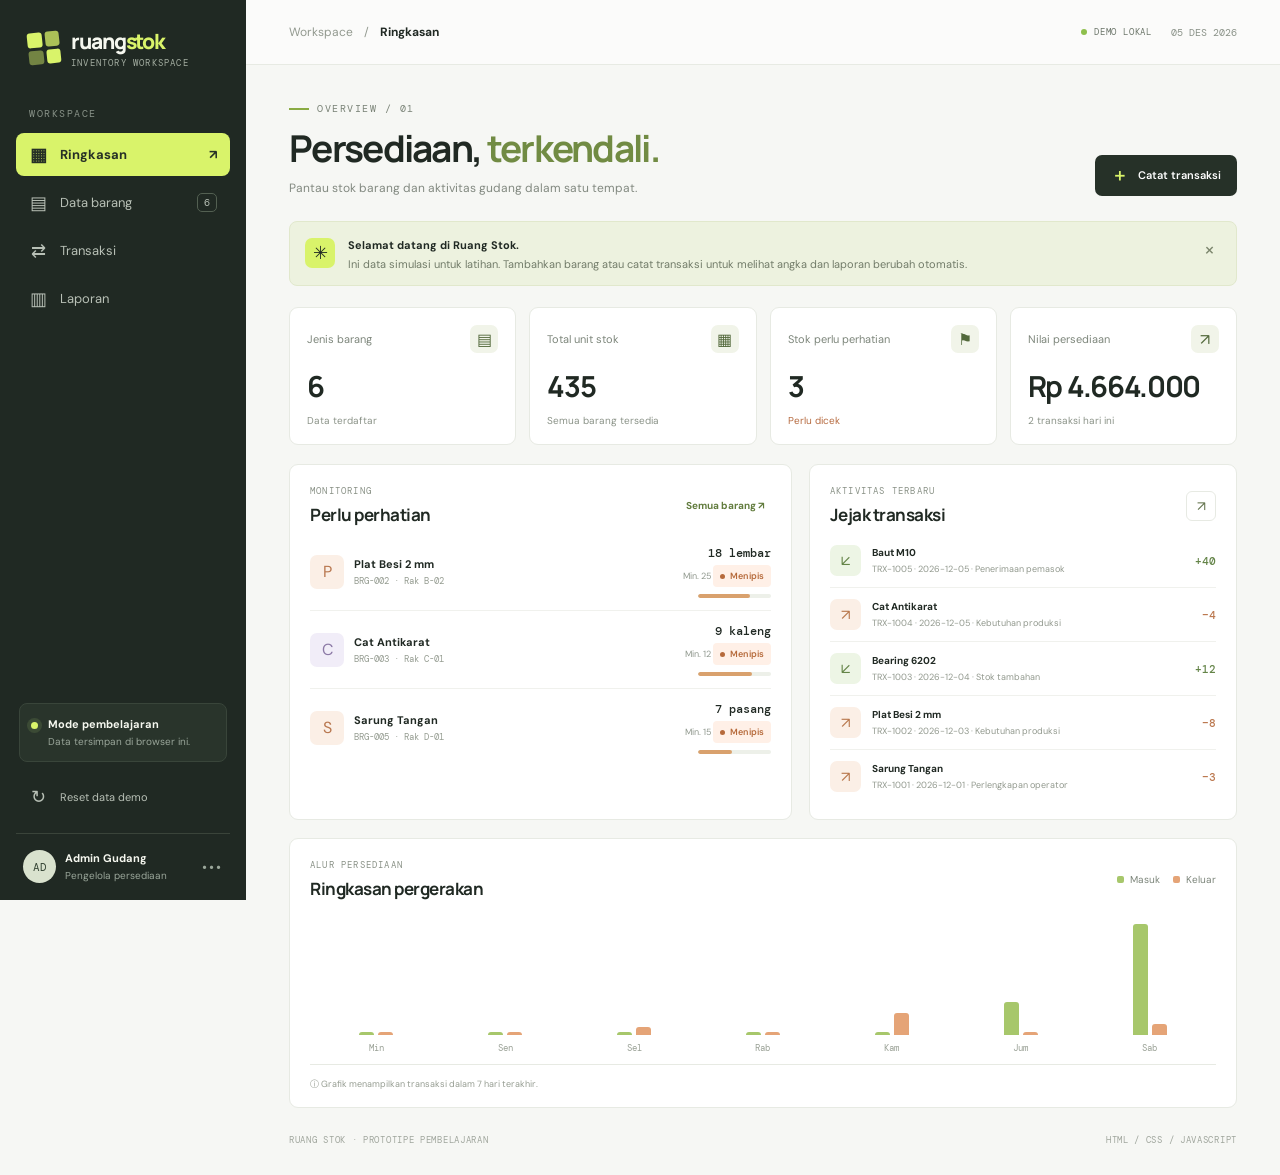
<file: index.html>
<!doctype html>
<html lang="id">
  <head>
    <meta charset="utf-8">
    <meta name="viewport" content="width=device-width, initial-scale=1">
    <meta name="theme-color" content="#f6f7f4">
    <meta name="description" content="Sistem informasi persediaan sederhana untuk pembelajaran HTML, CSS, dan JavaScript tanpa database.">
    <title>Ringkasan — Ruang Stok</title>
    <link rel="preconnect" href="https://fonts.googleapis.com">
    <link rel="preconnect" href="https://fonts.gstatic.com" crossorigin>
    <link href="https://fonts.googleapis.com/css2?family=DM+Mono:wght@400;500&family=DM+Sans:wght@400;500;600;700&family=Manrope:wght@400;500;600;700;800&display=swap" rel="stylesheet">
    <link rel="stylesheet" href="style.css">
  </head>
  <body>
    <div class="app-shell">
      <aside class="sidebar" id="sidebar">
        <a class="brand" href="index.html" data-page="dashboard" aria-label="Ruang Stok beranda">
          <span class="brand-mark">
            <span>
            </span>
            <span>
            </span>
            <span>
            </span>
            <span>
            </span>
          </span>
          <span class="brand-copy">
            <strong>ruang<span>stok</span>
            </strong>
            <small>INVENTORY WORKSPACE</small>
          </span>
        </a>
        <div class="workspace-label">WORKSPACE</div>
        <nav class="nav-list" aria-label="Navigasi utama">
          <a class="nav-item active" href="index.html" data-page="dashboard">
            <span class="nav-icon">▦</span>Ringkasan <span class="nav-arrow">↗</span>
          </a>
          <a class="nav-item" href="barang.html" data-page="products">
            <span class="nav-icon">▤</span>Data barang <span class="nav-count" id="navProductCount">0</span>
          </a>
          <a class="nav-item" href="transaksi.html" data-page="transactions">
            <span class="nav-icon">⇄</span>Transaksi</a>
          <a class="nav-item" href="laporan.html" data-page="reports">
            <span class="nav-icon">▥</span>Laporan</a>
        </nav>
        <div class="sidebar-bottom">
          <div class="demo-note">
            <span class="demo-dot">
            </span>
            <div>
              <strong>Mode pembelajaran</strong>
              <small>Data tersimpan di browser ini.</small>
            </div>
          </div>
          <button class="nav-item" data-action="reset">
            <span class="nav-icon">↻</span>Reset data demo</button>
          <div class="profile">
            <div class="avatar">AD</div>
            <div class="profile-copy">
              <strong>Admin Gudang</strong>
              <small>Pengelola persediaan</small>
            </div>
            <span class="profile-menu">•••</span>
          </div>
        </div>
      </aside>
      <main class="main-area">
        <header class="topbar">
          <button class="mobile-menu" id="mobileMenu" aria-label="Buka menu">☰</button>
          <div class="breadcrumbs">
            <span>Workspace</span>
            <span class="crumb-slash">/</span>
            <strong id="breadcrumbTitle">Ringkasan</strong>
          </div>
          <div class="topbar-right">
            <span class="live-status">
              <span>
              </span> DEMO LOKAL</span>
              <span class="top-date" id="todayDate">
              </span>
            </div>
          </header>
          <section class="page-content" id="pageContent"></section>
      </main>
              </div>
              <div class="toast-region" id="toastRegion" aria-live="polite">
              </div>
              <div class="modal-backdrop" id="modalBackdrop" hidden>
                <section class="modal" role="dialog" aria-modal="true" aria-labelledby="modalTitle">
                  <div class="modal-header">
                    <div>
                      <div class="section-kicker" id="modalKicker">FORM</div>
                      <h2 id="modalTitle">Tambah barang</h2>
                    </div>
                    <button class="modal-close" id="closeModal" aria-label="Tutup">×</button>
                  </div>
                  <form id="modalForm">
                    <div id="modalFields" class="modal-fields">
                    </div>
                    <div class="form-error" id="formError" role="alert">
                    </div>
                    <div class="modal-actions">
                      <button type="button" class="button button-light" id="cancelModal">Batal</button>
                      <button type="submit" class="button button-dark" id="submitModal">Simpan data ↗</button>
                    </div>
                  </form>
                </section>
              </div>
              <script src="script.js">
              </script>
            </body>
          </html>
</file>
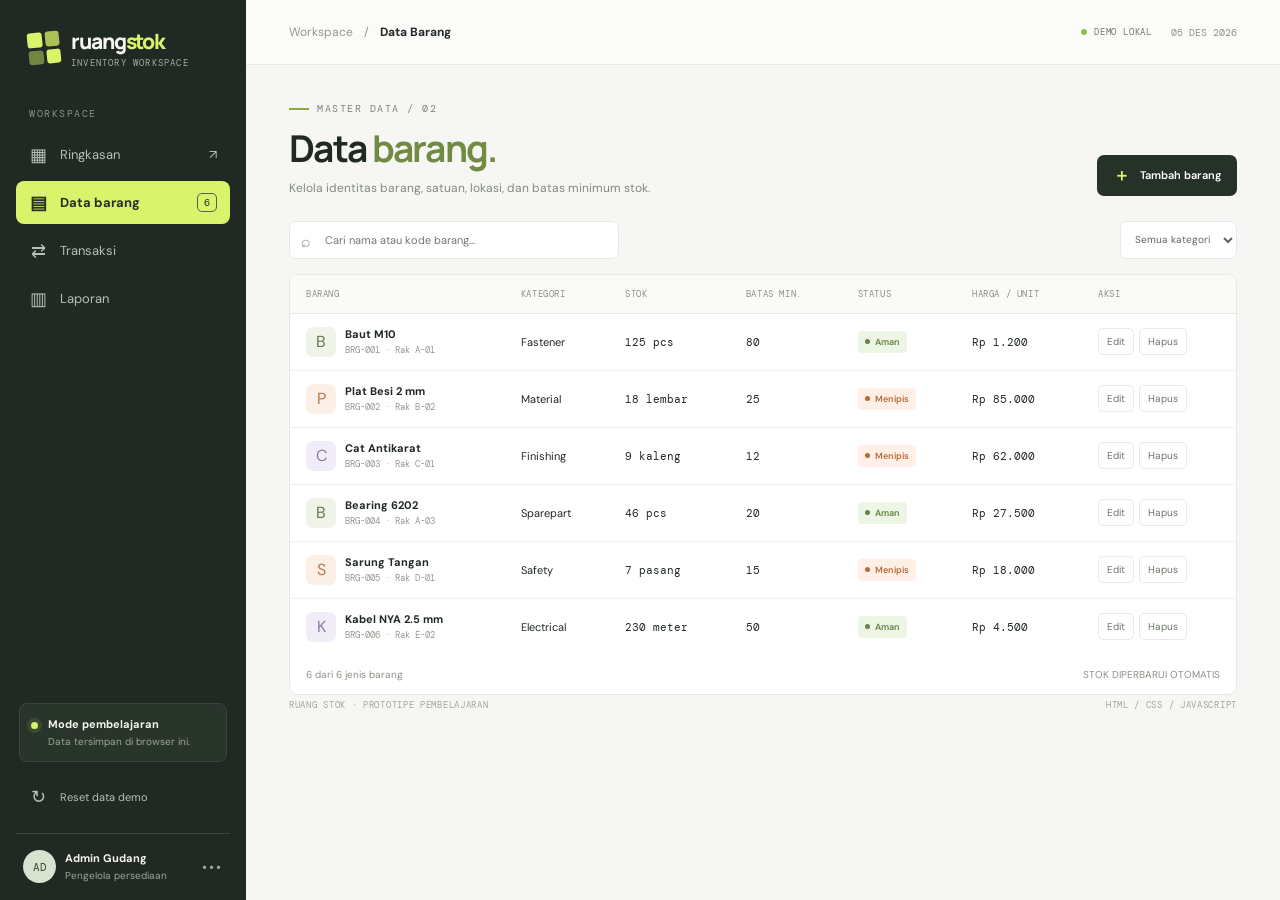
<file: barang.html>
<!doctype html>
<html lang="id">
  <head>
    <meta charset="utf-8">
    <meta name="viewport" content="width=device-width, initial-scale=1">
    <meta name="theme-color" content="#f6f7f4">
    <meta name="description" content="Sistem informasi persediaan sederhana untuk pembelajaran HTML, CSS, dan JavaScript tanpa database.">
    <title>Data Barang — Ruang Stok</title>
    <link rel="preconnect" href="https://fonts.googleapis.com">
    <link rel="preconnect" href="https://fonts.gstatic.com" crossorigin>
    <link href="https://fonts.googleapis.com/css2?family=DM+Mono:wght@400;500&family=DM+Sans:wght@400;500;600;700&family=Manrope:wght@400;500;600;700;800&display=swap" rel="stylesheet">
    <link rel="stylesheet" href="style.css">
  </head>
  <body>
    <div class="app-shell">
      <aside class="sidebar" id="sidebar">
        <a class="brand" href="index.html" data-page="dashboard" aria-label="Ruang Stok beranda">
          <span class="brand-mark">
            <span>
            </span>
            <span>
            </span>
            <span>
            </span>
            <span>
            </span>
          </span>
          <span class="brand-copy">
            <strong>ruang<span>stok</span>
            </strong>
            <small>INVENTORY WORKSPACE</small>
          </span>
        </a>
        <div class="workspace-label">WORKSPACE</div>
        <nav class="nav-list" aria-label="Navigasi utama">
          <a class="nav-item" href="index.html" data-page="dashboard">
            <span class="nav-icon">▦</span>Ringkasan <span class="nav-arrow">↗</span>
          </a>
          <a class="nav-item active" href="barang.html" data-page="products">
            <span class="nav-icon">▤</span>Data barang <span class="nav-count" id="navProductCount">0</span>
          </a>
          <a class="nav-item" href="transaksi.html" data-page="transactions">
            <span class="nav-icon">⇄</span>Transaksi</a>
          <a class="nav-item" href="laporan.html" data-page="reports">
            <span class="nav-icon">▥</span>Laporan</a>
        </nav>
        <div class="sidebar-bottom">
          <div class="demo-note">
            <span class="demo-dot">
            </span>
            <div>
              <strong>Mode pembelajaran</strong>
              <small>Data tersimpan di browser ini.</small>
            </div>
          </div>
          <button class="nav-item" data-action="reset">
            <span class="nav-icon">↻</span>Reset data demo</button>
          <div class="profile">
            <div class="avatar">AD</div>
            <div class="profile-copy">
              <strong>Admin Gudang</strong>
              <small>Pengelola persediaan</small>
            </div>
            <span class="profile-menu">•••</span>
          </div>
        </div>
      </aside>
      <main class="main-area">
        <header class="topbar">
          <button class="mobile-menu" id="mobileMenu" aria-label="Buka menu">☰</button>
          <div class="breadcrumbs">
            <span>Workspace</span>
            <span class="crumb-slash">/</span>
            <strong id="breadcrumbTitle">Data Barang</strong>
          </div>
          <div class="topbar-right">
            <span class="live-status">
              <span>
              </span> DEMO LOKAL</span>
              <span class="top-date" id="todayDate">
              </span>
            </div>
          </header>
          <section class="page-content" id="pageContent"></section>
      </main>
              </div>
              <div class="toast-region" id="toastRegion" aria-live="polite">
              </div>
              <div class="modal-backdrop" id="modalBackdrop" hidden>
                <section class="modal" role="dialog" aria-modal="true" aria-labelledby="modalTitle">
                  <div class="modal-header">
                    <div>
                      <div class="section-kicker" id="modalKicker">FORM</div>
                      <h2 id="modalTitle">Tambah barang</h2>
                    </div>
                    <button class="modal-close" id="closeModal" aria-label="Tutup">×</button>
                  </div>
                  <form id="modalForm">
                    <div id="modalFields" class="modal-fields">
                    </div>
                    <div class="form-error" id="formError" role="alert">
                    </div>
                    <div class="modal-actions">
                      <button type="button" class="button button-light" id="cancelModal">Batal</button>
                      <button type="submit" class="button button-dark" id="submitModal">Simpan data ↗</button>
                    </div>
                  </form>
                </section>
              </div>
              <script src="script.js">
              </script>
            </body>
          </html>
</file>
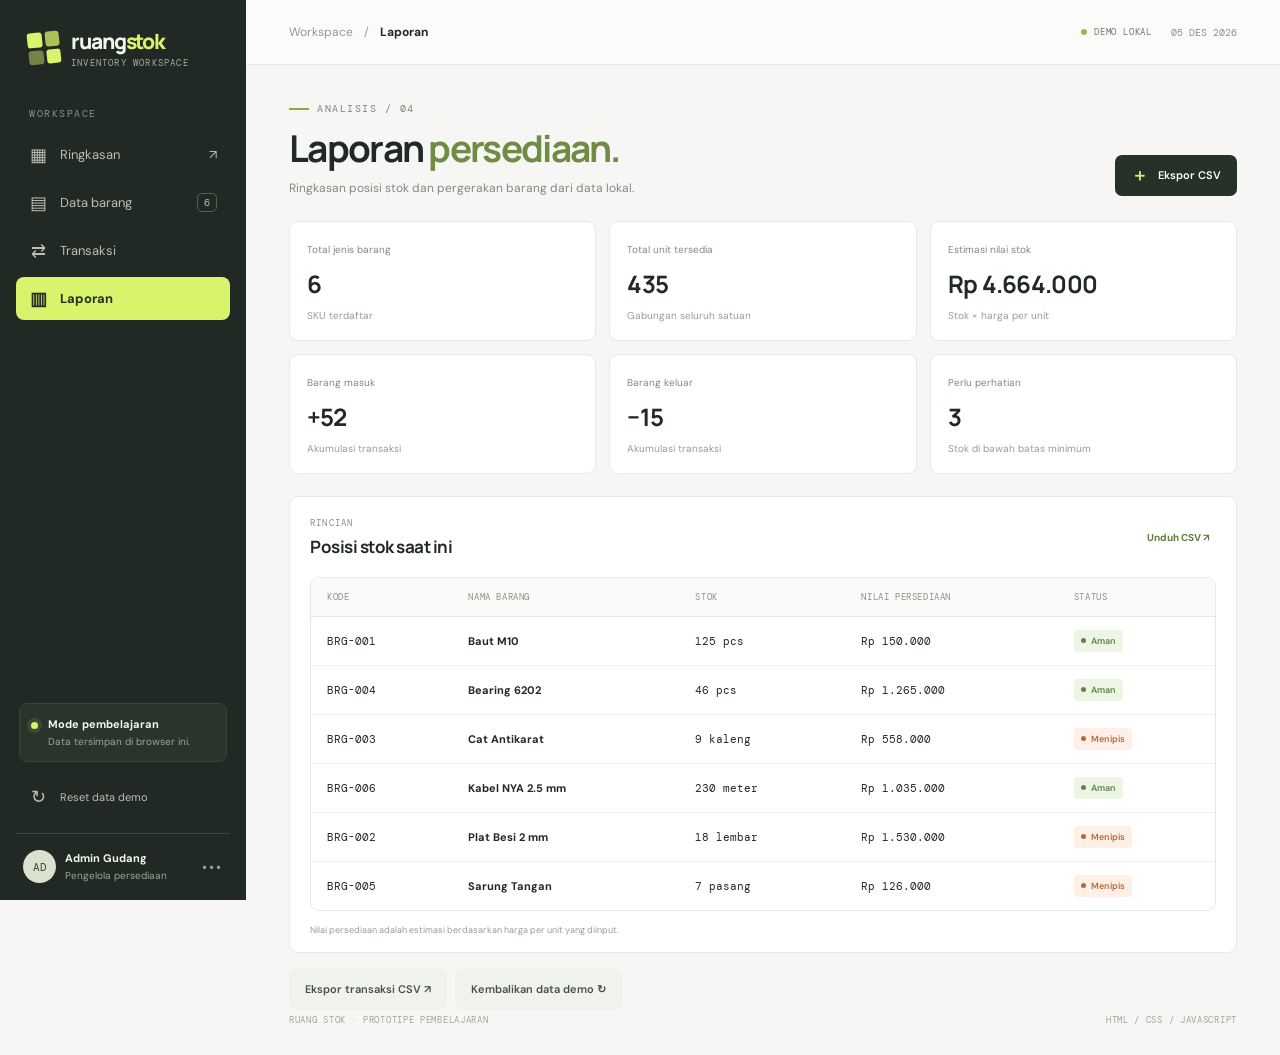
<file: laporan.html>
<!doctype html>
<html lang="id">
  <head>
    <meta charset="utf-8">
    <meta name="viewport" content="width=device-width, initial-scale=1">
    <meta name="theme-color" content="#f6f7f4">
    <meta name="description" content="Sistem informasi persediaan sederhana untuk pembelajaran HTML, CSS, dan JavaScript tanpa database.">
    <title>Laporan — Ruang Stok</title>
    <link rel="preconnect" href="https://fonts.googleapis.com">
    <link rel="preconnect" href="https://fonts.gstatic.com" crossorigin>
    <link href="https://fonts.googleapis.com/css2?family=DM+Mono:wght@400;500&family=DM+Sans:wght@400;500;600;700&family=Manrope:wght@400;500;600;700;800&display=swap" rel="stylesheet">
    <link rel="stylesheet" href="style.css">
  </head>
  <body>
    <div class="app-shell">
      <aside class="sidebar" id="sidebar">
        <a class="brand" href="index.html" data-page="dashboard" aria-label="Ruang Stok beranda">
          <span class="brand-mark">
            <span>
            </span>
            <span>
            </span>
            <span>
            </span>
            <span>
            </span>
          </span>
          <span class="brand-copy">
            <strong>ruang<span>stok</span>
            </strong>
            <small>INVENTORY WORKSPACE</small>
          </span>
        </a>
        <div class="workspace-label">WORKSPACE</div>
        <nav class="nav-list" aria-label="Navigasi utama">
          <a class="nav-item" href="index.html" data-page="dashboard">
            <span class="nav-icon">▦</span>Ringkasan <span class="nav-arrow">↗</span>
          </a>
          <a class="nav-item" href="barang.html" data-page="products">
            <span class="nav-icon">▤</span>Data barang <span class="nav-count" id="navProductCount">0</span>
          </a>
          <a class="nav-item" href="transaksi.html" data-page="transactions">
            <span class="nav-icon">⇄</span>Transaksi</a>
          <a class="nav-item active" href="laporan.html" data-page="reports">
            <span class="nav-icon">▥</span>Laporan</a>
        </nav>
        <div class="sidebar-bottom">
          <div class="demo-note">
            <span class="demo-dot">
            </span>
            <div>
              <strong>Mode pembelajaran</strong>
              <small>Data tersimpan di browser ini.</small>
            </div>
          </div>
          <button class="nav-item" data-action="reset">
            <span class="nav-icon">↻</span>Reset data demo</button>
          <div class="profile">
            <div class="avatar">AD</div>
            <div class="profile-copy">
              <strong>Admin Gudang</strong>
              <small>Pengelola persediaan</small>
            </div>
            <span class="profile-menu">•••</span>
          </div>
        </div>
      </aside>
      <main class="main-area">
        <header class="topbar">
          <button class="mobile-menu" id="mobileMenu" aria-label="Buka menu">☰</button>
          <div class="breadcrumbs">
            <span>Workspace</span>
            <span class="crumb-slash">/</span>
            <strong id="breadcrumbTitle">Laporan</strong>
          </div>
          <div class="topbar-right">
            <span class="live-status">
              <span>
              </span> DEMO LOKAL</span>
              <span class="top-date" id="todayDate">
              </span>
            </div>
          </header>
          <section class="page-content" id="pageContent"></section>
      </main>
              </div>
              <div class="toast-region" id="toastRegion" aria-live="polite">
              </div>
              <div class="modal-backdrop" id="modalBackdrop" hidden>
                <section class="modal" role="dialog" aria-modal="true" aria-labelledby="modalTitle">
                  <div class="modal-header">
                    <div>
                      <div class="section-kicker" id="modalKicker">FORM</div>
                      <h2 id="modalTitle">Tambah barang</h2>
                    </div>
                    <button class="modal-close" id="closeModal" aria-label="Tutup">×</button>
                  </div>
                  <form id="modalForm">
                    <div id="modalFields" class="modal-fields">
                    </div>
                    <div class="form-error" id="formError" role="alert">
                    </div>
                    <div class="modal-actions">
                      <button type="button" class="button button-light" id="cancelModal">Batal</button>
                      <button type="submit" class="button button-dark" id="submitModal">Simpan data ↗</button>
                    </div>
                  </form>
                </section>
              </div>
              <script src="script.js">
              </script>
            </body>
          </html>
</file>
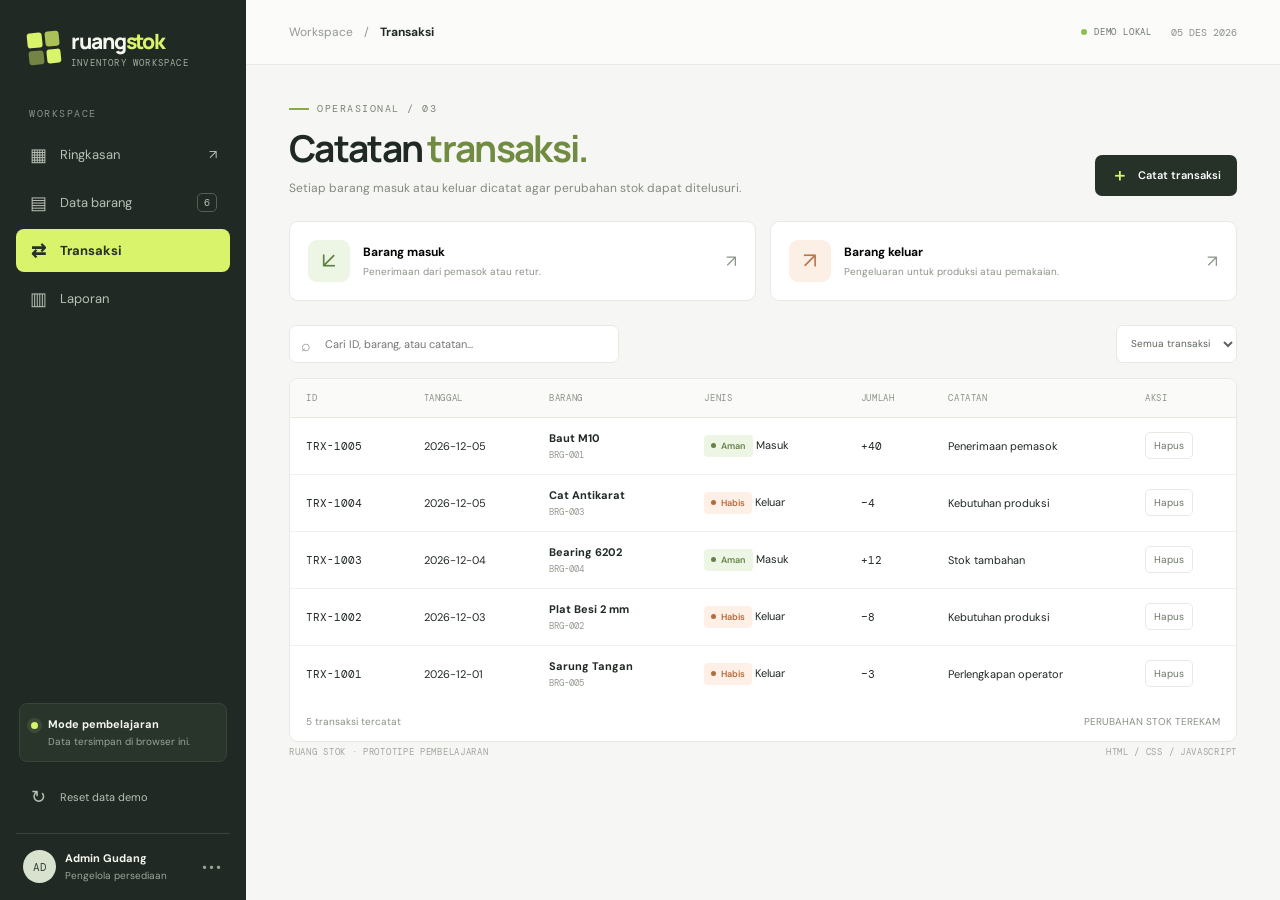
<file: transaksi.html>
<!doctype html>
<html lang="id">
  <head>
    <meta charset="utf-8">
    <meta name="viewport" content="width=device-width, initial-scale=1">
    <meta name="theme-color" content="#f6f7f4">
    <meta name="description" content="Sistem informasi persediaan sederhana untuk pembelajaran HTML, CSS, dan JavaScript tanpa database.">
    <title>Transaksi — Ruang Stok</title>
    <link rel="preconnect" href="https://fonts.googleapis.com">
    <link rel="preconnect" href="https://fonts.gstatic.com" crossorigin>
    <link href="https://fonts.googleapis.com/css2?family=DM+Mono:wght@400;500&family=DM+Sans:wght@400;500;600;700&family=Manrope:wght@400;500;600;700;800&display=swap" rel="stylesheet">
    <link rel="stylesheet" href="style.css">
  </head>
  <body>
    <div class="app-shell">
      <aside class="sidebar" id="sidebar">
        <a class="brand" href="index.html" data-page="dashboard" aria-label="Ruang Stok beranda">
          <span class="brand-mark">
            <span>
            </span>
            <span>
            </span>
            <span>
            </span>
            <span>
            </span>
          </span>
          <span class="brand-copy">
            <strong>ruang<span>stok</span>
            </strong>
            <small>INVENTORY WORKSPACE</small>
          </span>
        </a>
        <div class="workspace-label">WORKSPACE</div>
        <nav class="nav-list" aria-label="Navigasi utama">
          <a class="nav-item" href="index.html" data-page="dashboard">
            <span class="nav-icon">▦</span>Ringkasan <span class="nav-arrow">↗</span>
          </a>
          <a class="nav-item" href="barang.html" data-page="products">
            <span class="nav-icon">▤</span>Data barang <span class="nav-count" id="navProductCount">0</span>
          </a>
          <a class="nav-item active" href="transaksi.html" data-page="transactions">
            <span class="nav-icon">⇄</span>Transaksi</a>
          <a class="nav-item" href="laporan.html" data-page="reports">
            <span class="nav-icon">▥</span>Laporan</a>
        </nav>
        <div class="sidebar-bottom">
          <div class="demo-note">
            <span class="demo-dot">
            </span>
            <div>
              <strong>Mode pembelajaran</strong>
              <small>Data tersimpan di browser ini.</small>
            </div>
          </div>
          <button class="nav-item" data-action="reset">
            <span class="nav-icon">↻</span>Reset data demo</button>
          <div class="profile">
            <div class="avatar">AD</div>
            <div class="profile-copy">
              <strong>Admin Gudang</strong>
              <small>Pengelola persediaan</small>
            </div>
            <span class="profile-menu">•••</span>
          </div>
        </div>
      </aside>
      <main class="main-area">
        <header class="topbar">
          <button class="mobile-menu" id="mobileMenu" aria-label="Buka menu">☰</button>
          <div class="breadcrumbs">
            <span>Workspace</span>
            <span class="crumb-slash">/</span>
            <strong id="breadcrumbTitle">Transaksi</strong>
          </div>
          <div class="topbar-right">
            <span class="live-status">
              <span>
              </span> DEMO LOKAL</span>
              <span class="top-date" id="todayDate">
              </span>
            </div>
          </header>
          <section class="page-content" id="pageContent"></section>
      </main>
              </div>
              <div class="toast-region" id="toastRegion" aria-live="polite">
              </div>
              <div class="modal-backdrop" id="modalBackdrop" hidden>
                <section class="modal" role="dialog" aria-modal="true" aria-labelledby="modalTitle">
                  <div class="modal-header">
                    <div>
                      <div class="section-kicker" id="modalKicker">FORM</div>
                      <h2 id="modalTitle">Tambah barang</h2>
                    </div>
                    <button class="modal-close" id="closeModal" aria-label="Tutup">×</button>
                  </div>
                  <form id="modalForm">
                    <div id="modalFields" class="modal-fields">
                    </div>
                    <div class="form-error" id="formError" role="alert">
                    </div>
                    <div class="modal-actions">
                      <button type="button" class="button button-light" id="cancelModal">Batal</button>
                      <button type="submit" class="button button-dark" id="submitModal">Simpan data ↗</button>
                    </div>
                  </form>
                </section>
              </div>
              <script src="script.js">
              </script>
            </body>
          </html>
</file>
<file: style.css>
:root {
  --paper: #f6f7f4;
  --white: #fff;
  --ink: #202923;
  --muted: #7d857d;
  --line: #e7eae3;
  --green: #d9f36a;
  --green-dark: #315e36;
  --orange: #e98c58;
  --red: #c95748;
  --shadow: 0 12px 36px rgba(30, 43, 32, .055);
  --sans: "DM Sans", sans-serif;
  --display: "Manrope", sans-serif;
  --mono: "DM Mono", monospace
}
* {
  box-sizing: border-box
}
body {
  margin: 0;
  background: var(--paper);
  color: var(--ink);
  font-family: var(--sans);
  font-size: 14px;
  -webkit-font-smoothing: antialiased
}
button,input,select {
  font: inherit
}
button {
  cursor: pointer
}
button:focus-visible,input:focus-visible,select:focus-visible {
  outline: 3px solid #9bbd54;
  outline-offset: 2px
}
.sidebar {
  position: fixed;
  inset: 0 auto 0 0;
  width: 246px;
  background: #202923;
  color: #f5f7ef;
  padding: 27px 16px 15px;
  display: flex;
  flex-direction: column;
  z-index: 20
}
.brand {
  display: flex;
  align-items: center;
  gap: 11px;
  padding: 0 12px 38px;
  text-decoration: none;
  color: inherit
}
.brand-mark {
  width: 32px;
  height: 32px;
  display: grid;
  grid-template-columns: repeat(2, 1fr);
  gap: 3px;
  transform: rotate(-6deg)
}
.brand-mark span {
  background: var(--green);
  border-radius: 3px
}
.brand-mark span:nth-child(2) {
  opacity: .75
}
.brand-mark span:nth-child(3) {
  opacity: .45
}
.brand-copy {
  display: flex;
  flex-direction: column;
  gap: 2px
}
.brand-copy strong {
  font: 800 21px var(--display);
  letter-spacing: -1.1px
}
.brand-copy strong span {
  color: var(--green)
}
.brand-copy small {
  font: 9px var(--mono);
  letter-spacing: 1.2px;
  color: #a3ada1
}
.workspace-label,.section-kicker,.eyebrow {
  font: 10px var(--mono);
  letter-spacing: 1.5px
}
.workspace-label {
  padding: 0 13px 13px;
  color: #879187
}
.nav-list {
  display: grid;
  gap: 5px
}
.nav-item {
  text-decoration: none;
  border: 0;
  background: transparent;
  color: #b8c0b6;
  min-height: 43px;
  padding: 0 13px;
  display: flex;
  align-items: center;
  gap: 12px;
  text-align: left;
  border-radius: 8px;
  font-size: 13px;
  transition: background .15s, color .15s;
  width: 100%
}
.nav-item:hover {
  background: #2b352c;
  color: white
}
.nav-item.active {
  background: var(--green);
  color: #263026;
  font-weight: 700
}
.nav-icon {
  width: 19px;
  text-align: center;
  font-size: 18px
}
.nav-arrow {
  margin-left: auto
}
.nav-count {
  margin-left: auto;
  border: 1px solid #536052;
  border-radius: 5px;
  padding: 2px 6px;
  font: 10px var(--mono)
}
.sidebar-bottom {
  margin-top: auto
}
.demo-note {
  display: flex;
  align-items: flex-start;
  gap: 10px;
  background: #29342b;
  border: 1px solid #39453a;
  border-radius: 8px;
  padding: 13px 11px;
  margin: 0 3px 13px
}
.demo-dot {
  width: 7px;
  height: 7px;
  flex-shrink: 0;
  margin-top: 5px;
  border-radius: 50%;
  background: var(--green);
  box-shadow: 0 0 0 4px #3b4a35
}
.demo-note div,.profile-copy {
  display: flex;
  flex-direction: column;
  gap: 4px
}
.demo-note strong,.profile-copy strong {
  font-size: 11px
}
.demo-note small,.profile-copy small {
  font-size: 10px;
  color: #9aa69a
}
.sidebar-bottom>.nav-item {
  font-size: 11px;
  margin-bottom: 15px
}
.profile {
  border-top: 1px solid #3a443a;
  padding: 16px 7px 2px;
  display: flex;
  align-items: center;
  gap: 9px
}
.avatar {
  height: 33px;
  width: 33px;
  border-radius: 50%;
  background: #d9e2ce;
  color: #334333;
  display: grid;
  place-items: center;
  font: 11px var(--mono)
}
.profile-menu {
  margin-left: auto;
  color: #9aa69a;
  letter-spacing: 2px
}
.main-area {
  margin-left: 246px;
  min-height: 100vh
}
.topbar {
  height: 65px;
  border-bottom: 1px solid var(--line);
  display: flex;
  align-items: center;
  justify-content: space-between;
  padding: 0 43px;
  background: rgba(255, 255, 255, .55)
}
.breadcrumbs {
  display: flex;
  align-items: center;
  gap: 11px;
  font-size: 12px;
  color: #92998f
}
.breadcrumbs strong {
  color: var(--ink)
}
.topbar-right {
  display: flex;
  align-items: center;
  gap: 19px
}
.live-status {
  font: 9px var(--mono);
  letter-spacing: .8px;
  color: #6c766a;
  display: flex;
  align-items: center;
  gap: 7px
}
.live-status span {
  width: 6px;
  height: 6px;
  border-radius: 50%;
  background: #8ebf4c
}
.top-date {
  font: 10px var(--mono);
  color: #8a9288
}
.mobile-menu {
  display: none
}
.page-content {
  max-width: 1440px;
  margin: auto;
  padding: 37px 43px 20px
}
.page-heading {
  display: flex;
  align-items: flex-end;
  justify-content: space-between;
  gap: 20px;
  margin-bottom: 25px
}
.eyebrow {
  color: #7a8377;
  display: flex;
  align-items: center;
  gap: 8px;
  margin-bottom: 12px
}
.eyebrow-line {
  width: 20px;
  height: 2px;
  background: #8aab43
}
h1,h2,p {
  margin: 0
}
h1 {
  font: 700 clamp(27px, 3vw, 37px)/1.18 var(--display);
  letter-spacing: -1.7px
}
h1 em {
  font-style: normal;
  color: #718b43
}
.page-subtitle {
  margin-top: 9px;
  color: #828980;
  font-size: 12px
}
.button {
  border: 0;
  border-radius: 7px;
  min-height: 41px;
  padding: 0 16px;
  display: inline-flex;
  align-items: center;
  justify-content: center;
  gap: 10px;
  font-weight: 600;
  font-size: 11px;
  transition: transform .15s
}
.button:hover {
  transform: translateY(-1px)
}
.button-dark {
  background: #263128;
  color: white
}
.button-dark:hover {
  background: #354438
}
.button-dark span {
  font-size: 17px;
  color: var(--green)
}
.button-light {
  background: #f0f2ec;
  color: #485147
}
.welcome-strip {
  display: flex;
  align-items: center;
  gap: 13px;
  background: #edf2df;
  border: 1px solid #e1e8cc;
  padding: 13px 15px;
  border-radius: 8px;
  margin-bottom: 21px
}
.welcome-icon {
  width: 30px;
  height: 30px;
  display: grid;
  place-items: center;
  background: var(--green);
  border-radius: 7px;
  font-size: 18px;
  flex-shrink: 0
}
.welcome-strip strong {
  font-size: 11px
}
.welcome-strip p {
  font-size: 11px;
  color: #727c69;
  margin-top: 3px;
  line-height: 1.5
}
.strip-close {
  border: 0;
  background: transparent;
  color: #7c866d;
  font-size: 20px;
  margin-left: auto;
  align-self: flex-start
}
.stats-grid {
  display: grid;
  grid-template-columns: repeat(4, minmax(0, 1fr));
  gap: 13px;
  margin-bottom: 19px
}
.stat-card {
  background: var(--white);
  border: 1px solid var(--line);
  border-radius: 9px;
  padding: 17px;
  min-width: 0
}
.stat-top {
  display: flex;
  align-items: center;
  justify-content: space-between;
  gap: 8px
}
.stat-label {
  font-size: 11px;
  color: #7d867b
}
.stat-icon {
  height: 28px;
  width: 28px;
  display: grid;
  place-items: center;
  border-radius: 7px;
  background: #f1f4e9;
  color: #52683b;
  font-size: 16px
}
.stat-value {
  font: 700 29px var(--display);
  letter-spacing: -1.3px;
  margin: 13px 0 8px
}
.stat-bottom {
  display: flex;
  align-items: center;
  gap: 6px;
  font-size: 10px;
  color: #8b9388
}
.warning {
  color: #b66b40
}
.positive {
  color: #54834b
}
.stat-mini {
  margin-left: auto;
  font: 9px var(--mono);
  color: #a0a79d
}
.dashboard-grid {
  display: grid;
  grid-template-columns: minmax(0, 1.08fr) minmax(0, .92fr);
  gap: 17px;
  margin-bottom: 18px
}
.panel {
  background: var(--white);
  border: 1px solid var(--line);
  border-radius: 9px;
  padding: 20px 20px 16px;
  min-width: 0
}
.panel-header {
  display: flex;
  align-items: center;
  justify-content: space-between;
  gap: 12px;
  margin-bottom: 19px
}
.section-kicker {
  font-size: 9px;
  color: #8a9287;
  letter-spacing: 1.2px;
  margin-bottom: 6px
}
.panel h2,.modal h2 {
  font: 700 17px var(--display);
  letter-spacing: -.5px
}
.text-button {
  border: 0;
  background: transparent;
  color: #627c3e;
  font-size: 10px;
  font-weight: 700;
  white-space: nowrap
}
.text-button span {
  font-size: 14px;
  margin-left: 5px
}
.icon-button {
  border: 1px solid var(--line);
  background: white;
  border-radius: 6px;
  width: 30px;
  height: 30px;
  color: #63744d
}
.attention-list,.activity-list {
  display: grid
}
.attention-row {
  display: grid;
  grid-template-columns: minmax(0, 1fr) auto;
  align-items: center;
  gap: 10px;
  padding: 12px 0;
  border-top: 1px solid #f0f1ed
}
.attention-row:first-child {
  border-top: 0;
  padding-top: 0
}
.product-identity {
  display: flex;
  align-items: center;
  gap: 10px;
  min-width: 0
}
.product-swatch {
  width: 34px;
  height: 34px;
  flex-shrink: 0;
  display: grid;
  place-items: center;
  border-radius: 7px;
  background: #f0f3e8;
  color: #65794c;
  font-size: 16px
}
.product-swatch.orange {
  background: #fbefe6;
  color: #b8774f
}
.product-swatch.purple {
  background: #f1edf8;
  color: #8c79a6
}
.product-name {
  font-size: 11px;
  font-weight: 700;
  white-space: nowrap;
  overflow: hidden;
  text-overflow: ellipsis
}
.product-code {
  font: 9px var(--mono);
  color: #969d92;
  margin-top: 4px
}
.stock-side {
  text-align: right
}
.stock-number {
  font: 12px var(--mono);
  font-weight: 500
}
.stock-unit {
  font-size: 9px;
  color: #90988e;
  margin-top: 4px
}
.stock-bar {
  width: 73px;
  height: 4px;
  border-radius: 9px;
  background: #edf0e9;
  margin-top: 7px;
  margin-left: auto;
  overflow: hidden
}
.stock-bar span {
  display: block;
  height: 100%;
  background: #d9a16d;
  border-radius: 9px
}
.status-pill {
  display: inline-flex;
  align-items: center;
  gap: 5px;
  font-size: 9px;
  font-weight: 600;
  padding: 5px 7px;
  border-radius: 4px;
  background: #fff0e7;
  color: #b66a3b;
  white-space: nowrap
}
.status-pill:before {
  content: "";
  width: 5px;
  height: 5px;
  border-radius: 50%;
  background: currentColor
}
.status-pill.ok {
  background: #edf5e4;
  color: #648246
}
.empty-state {
  padding: 26px 8px;
  text-align: center;
  color: #8a9287;
  font-size: 11px;
  line-height: 1.7
}
.activity-row {
  display: grid;
  grid-template-columns: 32px minmax(0, 1fr) auto;
  align-items: center;
  gap: 10px;
  padding: 11px 0;
  border-top: 1px solid #f0f1ed
}
.activity-row:first-child {
  border-top: 0;
  padding-top: 0
}
.activity-icon {
  width: 31px;
  height: 31px;
  display: grid;
  place-items: center;
  border-radius: 7px;
  background: #edf5e5;
  color: #648448;
  font-size: 15px
}
.activity-icon.out {
  background: #fbefe6;
  color: #b8784d
}
.activity-main {
  min-width: 0
}
.activity-main strong {
  font-size: 10px;
  display: block;
  white-space: nowrap;
  overflow: hidden;
  text-overflow: ellipsis
}
.activity-main small {
  font-size: 9px;
  color: #92998e;
  display: block;
  margin-top: 4px
}
.activity-qty {
  font: 11px var(--mono);
  font-weight: 500
}
.activity-qty.in {
  color: #648448
}
.activity-qty.out {
  color: #bc7950
}
.movement-panel {
  margin-bottom: 22px
}
.chart-legend {
  display: flex;
  align-items: center;
  gap: 13px;
  color: #7c857a;
  font-size: 10px
}
.chart-legend span {
  display: flex;
  align-items: center;
  gap: 6px
}
.chart-legend i {
  width: 7px;
  height: 7px;
  border-radius: 2px;
  display: inline-block
}
.legend-in {
  background: #a7c76b
}
.legend-out {
  background: #e5a477
}
.movement-chart {
  height: 146px;
  display: grid;
  grid-template-columns: repeat(7, minmax(0, 1fr));
  gap: 12px;
  padding: 5px 8px 0;
  border-bottom: 1px solid var(--line)
}
.chart-day {
  display: flex;
  flex-direction: column;
  align-items: center;
  justify-content: flex-end;
  min-width: 0;
  height: 100%;
  gap: 7px
}
.bar-pair {
  height: 111px;
  width: 100%;
  display: flex;
  align-items: flex-end;
  justify-content: center;
  gap: 4px
}
.bar {
  width: min(15px, 34%);
  min-height: 3px;
  border-radius: 3px 3px 0 0;
  background: #a7c76b
}
.bar.out {
  background: #e5a477
}
.chart-day label {
  font: 9px var(--mono);
  color: #9aa196;
  padding-bottom: 10px
}
.chart-footnote {
  font-size: 9px;
  color: #969d92;
  margin-top: 13px
}
.page-footer {
  display: flex;
  justify-content: space-between;
  gap: 12px;
  padding: 4px 0 9px;
  font: 9px var(--mono);
  letter-spacing: .7px;
  color: #a0a69d
}
.subpage-toolbar {
  display: flex;
  align-items: center;
  justify-content: space-between;
  gap: 12px;
  margin: 24px 0 15px
}
.search-box {
  position: relative;
  max-width: 330px;
  width: 100%
}
.search-box span {
  position: absolute;
  left: 12px;
  top: 10px;
  color: #8b9388;
  font-size: 16px
}
.search-box input {
  width: 100%;
  height: 38px;
  border: 1px solid var(--line);
  border-radius: 7px;
  background: white;
  padding: 0 12px 0 35px;
  font-size: 11px;
  outline: none
}
.toolbar-filters {
  display: flex;
  gap: 8px
}
.filter-select {
  height: 38px;
  border: 1px solid var(--line);
  background: white;
  border-radius: 7px;
  padding: 0 10px;
  color: #5d665a;
  font-size: 10px
}
.table-wrap {
  overflow-x: auto;
  border: 1px solid var(--line);
  border-radius: 9px;
  background: white
}
.data-table {
  width: 100%;
  border-collapse: collapse;
  white-space: nowrap
}
.data-table th {
  background: #fafbf8;
  text-align: left;
  padding: 13px 16px;
  font: 9px var(--mono);
  letter-spacing: .6px;
  color: #8a9287;
  border-bottom: 1px solid var(--line)
}
.data-table td {
  padding: 13px 16px;
  border-bottom: 1px solid #eff1ec;
  font-size: 11px
}
.data-table tr:last-child td {
  border-bottom: 0
}
.data-table tbody tr:hover {
  background: #fcfdf9
}
.table-product {
  display: flex;
  align-items: center;
  gap: 9px
}
.table-product .product-swatch {
  width: 30px;
  height: 30px
}
.table-product strong {
  font-size: 11px;
  display: block
}
.table-product small {
  font: 9px var(--mono);
  color: #949b90;
  display: block;
  margin-top: 3px
}
.table-number {
  font: 11px var(--mono)
}
.table-actions {
  display: flex;
  gap: 5px
}
.small-action {
  border: 1px solid var(--line);
  border-radius: 5px;
  background: white;
  padding: 6px 8px;
  color: #6d7669;
  font-size: 10px
}
.small-action:hover {
  background: #f1f4e9
}
.small-action.danger:hover {
  background: #fff0ed;
  color: #b34c40
}
.table-footer {
  display: flex;
  align-items: center;
  justify-content: space-between;
  padding: 13px 16px;
  color: #899186;
  font-size: 10px
}
.transaction-cards {
  display: grid;
  grid-template-columns: repeat(2, minmax(0, 1fr));
  gap: 14px;
  margin: 22px 0
}
.transaction-card {
  border: 1px solid var(--line);
  background: white;
  border-radius: 9px;
  padding: 18px;
  display: flex;
  align-items: center;
  gap: 13px;
  text-align: left
}
.transaction-card:hover {
  border-color: #b7c993
}
.big-icon {
  width: 42px;
  height: 42px;
  display: grid;
  place-items: center;
  background: #edf5e5;
  color: #5d8141;
  border-radius: 9px;
  font-size: 22px
}
.out-card .big-icon {
  background: #fbefe6;
  color: #b8784d
}
.transaction-card strong {
  font-size: 12px;
  display: block
}
.transaction-card small {
  font-size: 10px;
  color: #8c9489;
  display: block;
  margin-top: 5px
}
.transaction-card .go {
  margin-left: auto;
  font-size: 17px;
  color: #8c9788
}
.report-grid {
  display: grid;
  grid-template-columns: repeat(3, minmax(0, 1fr));
  gap: 13px;
  margin: 22px 0
}
.report-card {
  background: white;
  border: 1px solid var(--line);
  border-radius: 9px;
  padding: 17px
}
.report-card span {
  font-size: 10px;
  color: #818a7e
}
.report-card strong {
  display: block;
  font: 700 24px var(--display);
  letter-spacing: -.7px;
  margin: 10px 0 5px
}
.report-card small {
  font-size: 10px;
  color: #969d92
}
.report-actions {
  display: flex;
  gap: 8px;
  flex-wrap: wrap
}
.modal-backdrop {
  position: fixed;
  inset: 0;
  background: rgba(24, 32, 25, .43);
  z-index: 50;
  display: grid;
  place-items: center;
  padding: 18px;
  backdrop-filter: blur(3px)
}
.modal-backdrop[hidden] {
  display: none
}
.modal {
  width: min(100%, 490px);
  max-height: 90vh;
  overflow-y: auto;
  background: white;
  border-radius: 12px;
  padding: 25px;
  box-shadow: 0 25px 80px #1b271d35
}
.modal-header {
  display: flex;
  justify-content: space-between;
  align-items: flex-start;
  margin-bottom: 22px
}
.modal-close {
  border: 1px solid var(--line);
  background: white;
  border-radius: 7px;
  width: 31px;
  height: 31px;
  font-size: 20px;
  color: #7c8579
}
.modal-fields {
  display: grid;
  grid-template-columns: repeat(2, minmax(0, 1fr));
  gap: 15px
}
.field {
  display: flex;
  flex-direction: column;
  gap: 7px;
  min-width: 0
}
.field.full {
  grid-column: 1/-1
}
.field label {
  font-size: 10px;
  font-weight: 700;
  color: #5d675b
}
.field input,.field select {
  width: 100%;
  min-width: 0;
  height: 40px;
  border: 1px solid #e2e6dc;
  border-radius: 6px;
  padding: 0 11px;
  background: #fcfdfb;
  color: #293229;
  font-size: 11px
}
.field-hint {
  font-size: 9px;
  color: #92998e;
  line-height: 1.5
}
.form-error {
  color: #b94b3f;
  font-size: 10px;
  margin-top: 12px
}
.form-error:not(:empty) {
  padding: 9px;
  background: #fff1ee;
  border-radius: 5px
}
.modal-actions {
  display: flex;
  justify-content: flex-end;
  gap: 8px;
  border-top: 1px solid var(--line);
  padding-top: 17px;
  margin-top: 19px
}
.toast-region {
  position: fixed;
  bottom: 22px;
  right: 22px;
  z-index: 80;
  display: grid;
  gap: 8px
}
.toast {
  background: #263128;
  color: white;
  border-radius: 8px;
  padding: 12px 16px;
  box-shadow: var(--shadow);
  font-size: 11px;
  display: flex;
  align-items: center;
  gap: 9px
}
.toast:before {
  content: "✓";
  color: var(--green);
  font-weight: 700
}
.toast.error:before {
  content: "!";
  color: #f3a58b
}
.empty-table {
  text-align: center;
  padding: 36px 12px;
  color: #90988d;
  font-size: 11px
}
@media(max-width:1100px) {
  .sidebar {
    width: 220px
  }
  .main-area {
    margin-left: 220px
  }
  .topbar {
    padding: 0 27px
  }
  .page-content {
    padding: 30px 27px 18px
  }
  .stats-grid {
    grid-template-columns: repeat(2, minmax(0, 1fr))
  }
  .dashboard-grid {
    grid-template-columns: 1fr
  }
}
@media(max-width:700px) {
  .sidebar {
    transform: translateX(-100%);
    transition: transform .2s;
    box-shadow: 15px 0 35px #1a261a18
  }
  .sidebar.open {
    transform: translateX(0)
  }
  .main-area {
    margin-left: 0
  }
  .topbar {
    height: 57px;
    padding: 0 17px;
    gap: 12px
  }
  .mobile-menu {
    display: block;
    border: 1px solid var(--line);
    background: white;
    border-radius: 6px;
    width: 31px;
    height: 31px;
    color: #4c584a
  }
  .breadcrumbs {
    margin-right: auto;
    font-size: 11px
  }
  .topbar-right {
    gap: 0
  }
  .top-date {
    display: none
  }
  .live-status {
    font-size: 8px
  }
  .page-content {
    padding: 27px 16px 15px
  }
  .page-heading {
    align-items: flex-start;
    flex-direction: column;
    gap: 17px
  }
  .page-heading .button {
    width: 100%
  }
  h1 {
    font-size: 29px
  }
  .welcome-strip {
    align-items: flex-start
  }
  .welcome-strip p {
    line-height: 1.6
  }
  .stats-grid {
    gap: 9px
  }
  .stat-card {
    padding: 13px
  }
  .stat-value {
    font-size: 25px
  }
  .stat-label {
    font-size: 10px
  }
  .stat-mini {
    display: none
  }
  .dashboard-grid {
    gap: 12px
  }
  .panel {
    padding: 16px 13px 13px
  }
  .panel-header {
    gap: 7px
  }
  .panel h2 {
    font-size: 15px
  }
  .movement-chart {
    gap: 5px;
    padding-inline: 0
  }
  .bar-pair {
    gap: 3px
  }
  .bar {
    width: 35%
  }
  .page-footer {
    font-size: 8px;
    flex-direction: column;
    gap: 5px
  }
  .subpage-toolbar {
    align-items: stretch;
    flex-direction: column
  }
  .search-box {
    max-width: none
  }
  .toolbar-filters {
    width: 100%
  }
  .filter-select {
    flex: 1;
    min-width: 0
  }
  .transaction-cards {
    grid-template-columns: 1fr
  }
  .report-grid {
    grid-template-columns: repeat(2, minmax(0, 1fr));
    gap: 9px
  }
  .report-card {
    padding: 13px
  }
  .report-card strong {
    font-size: 21px
  }
  .modal {
    padding: 19px
  }
  .modal-fields {
    grid-template-columns: 1fr
  }
  .field.full {
    grid-column: auto
  }
  .toast-region {
    bottom: 12px;
    right: 12px;
    left: 12px
  }
  .toast {
    justify-content: center
  }
}
@media(prefers-reduced-motion:reduce) {
  *,*::before,*::after {
    animation-duration: .01ms!important;
    transition-duration: .01ms!important;
    scroll-behavior: auto!important
  }
}
</file>
